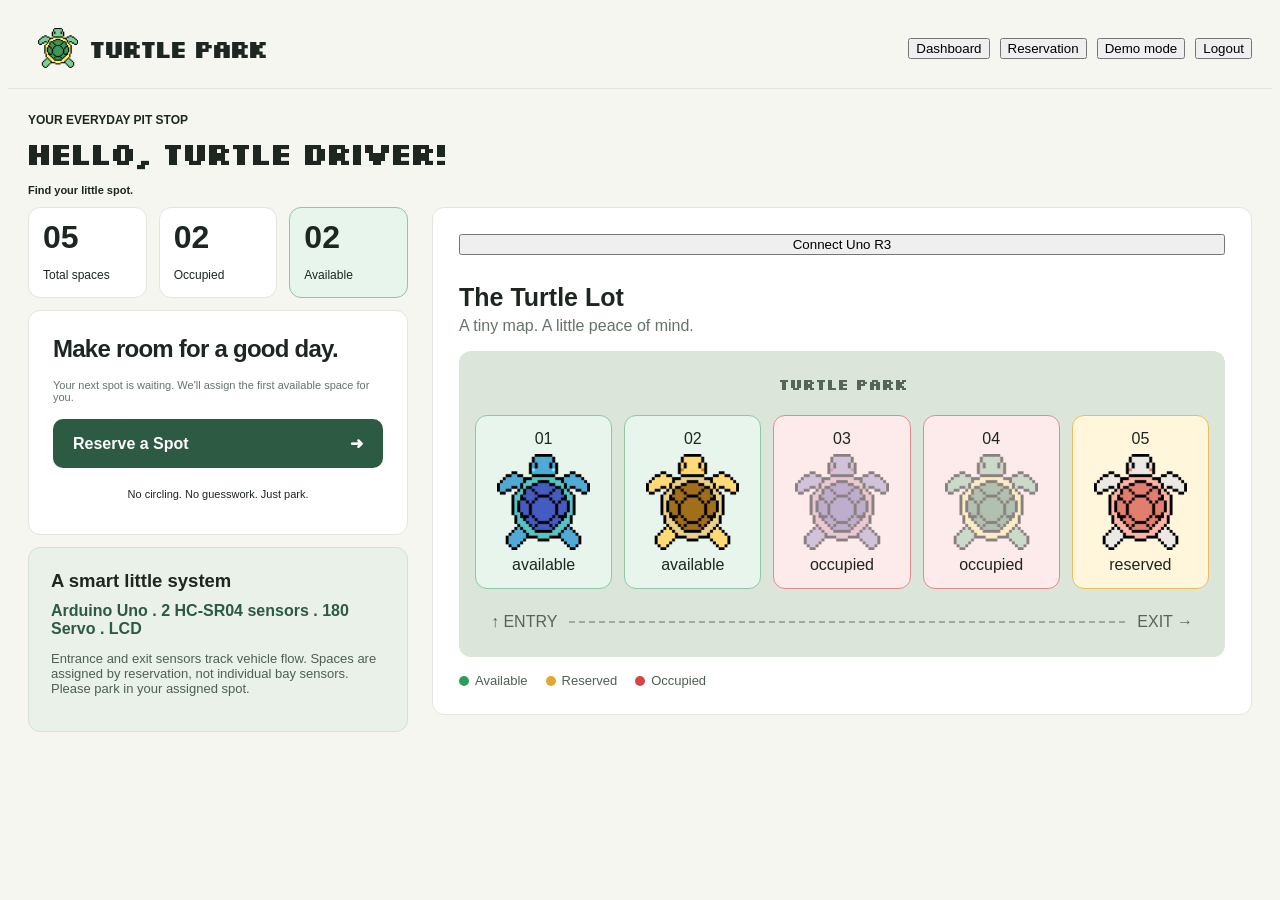
<file: ui/index.html>
<!doctype html>
<html lang="en">
  <head>
    <meta charset="UTF-8" />
    <meta name="viewport" content="width=device-width, initial-scale=1.0" />
    <title>Turtle Park</title>
    <link rel="stylesheet" href="style.css" />
    <link rel="preconnect" href="https://fonts.googleapis.com" />
    <link rel="preconnect" href="https://fonts.gstatic.com" crossorigin />
    <link
      href="https://fonts.googleapis.com/css2?family=Silkscreen:wght@400;700&display=swap"
      rel="stylesheet"
    />
  </head>
  <body>
    <!-- template -->
    <!-- Top bar
      Welcome section
      3 slots            TURTLE
      reserve action       LOT
      hardware info -->

    <!-- HEADER -->
    <header>
      <div class="topbar">
        <img src="turtle1.png" alt="Turtle logo" class="turtle-logo" />
        <h1 class="brand">TURTLE PARK</h1>
      </div>
      <div class="navbar">
        <button>Dashboard</button>
        <button>Reservation</button>
        <button>Demo mode</button>
        <button>Logout</button>
      </div>
    </header>

    <!-- MAIN -->
    <main class="box">
      <div class="ment">YOUR EVERYDAY PIT STOP</div>
      <div class="wc">
        <h1>Hello, Turtle Driver!</h1>
        <p>Find your little spot.</p>
      </div>

      <!-- holding everything in the middle -->
      <div class="traffic">
        <div class="leftstack">
          <!-- the 3 mini boxes -->
          <div class="statsrow">
            <div class="stat-minibox">
              <div class="num stat-total">05</div>
              <div class="stat-info">Total spaces</div>
            </div>
            <div class="stat-minibox">
              <div class="num stat-occupied">03</div>
              <div class="stat-info">Occupied</div>
            </div>
            <div class="stat-miniavail">
              <div class="num stat-available">02</div>
              <div class="stat-info">Available</div>
            </div>
          </div>

          <!-- reserve box -->
          <div class="ResCard">
            <h2>Make room for a good day.</h2>
            <p>
              Your next spot is waiting. We'll assign the first available space
              for you.
            </p>
            <button class="ResBtn" onclick="">
              <span>Reserve a Spot</span>
              <span>➜</span>
            </button>
            <div class="ment2">No circling. No guesswork. Just park.</div>
          </div>

          <!-- hardware deets -->
          <div class="HWdeets">
            <h3>A smart little system</h3>
            <div class="tools">
              Arduino Uno . 2 HC-SR04 sensors . 180 Servo . LCD
            </div>
            <p>
              Entrance and exit sensors track vehicle flow. Spaces are assigned
              by reservation, not individual bay sensors. Please park in your
              assigned spot.
            </p>
          </div>
        </div>

        <div class="rightstack">
          <!-- text above slots -->
          <div class="LotCard">
            <div>
              <h2>The Turtle Lot</h2>
              <p>A tiny map. A little peace of mind.</p>
            </div>

            <div class="lotslots">
              <div class="judul">TURTLE PARK</div>
              <div class="slots"></div>
              <div class="road">
                <span>↑ ENTRY</span>
                <span class="dash"></span>
                <span>EXIT →</span>
              </div>
            </div>
            <!-- 3 dot colors below -->
            <div class="lotColors">
              <span class="items"><span class="gdot"></span> Available</span>
              <span class="items"><span class="ydot"></span> Reserved </span>
              <span class="items"><span class="rdot"></span>Occupied</span>
            </div>
          </div>
        </div>
      </div>
    </main>
    <script src="app.js"></script>
  </body>
</html>
</file>
<file: ui/style.css>
:root {
  background-color: #f6f6f1;
  color: #1d2620;
  font-family: "Segoe UI", Arial, sans-serif;
}

header {
  display: flex;
  justify-content: space-between;
  padding: 20px;
  border-bottom: 1px solid #e2e6de;
}

.topbar {
  display: inline-flex;
  align-items: center;
  gap: 10px;
  padding-left: 10px;
}

.turtle-logo {
  width: 40px;
  height: 40px;
  /* image-rendering: crisp-edges; */
}

.brand {
  margin: 0;
  font-size: 25px;
  font-weight: 600;
  font-family: "Silkscreen";
  letter-spacing: -4px;
}

.navbar {
  display: flex;
  align-items: center;
  gap: 10px;
}

.box {
  padding: 24px 20px;
  /* max-width: 1280px; */
}

.ment {
  font-size: 12px;
  font-weight: 600;
  margin-bottom: 0px;
  padding-bottom: 5px;
  /* padding-left: 5px; */
}

.wc h1 {
  font-family: "Silkscreen";
  letter-spacing: -4px;
  margin: 0;
  margin-left: -3px;
  /* padding: 10px; */
}

.wc p {
  font-size: 11px;
  font-weight: 600;
}

.traffic {
  display: grid;
  grid-template-columns: 380px 1fr;
  gap: 24px;
  align-items: start;
  /* padding: 20px; */
}

.leftstack {
  display: flex;
  flex-direction: column;
  gap: 12px;
  /* padding-right: 50px; */
}

.statsrow {
  display: grid;
  grid-template-columns: repeat(3, 1fr);
  gap: 12px;
}

.stat-minibox {
  background: #ffffff;
  border: 1px solid #e2e6de;
  border-radius: 12px;
  padding: 18px 14px;
}

.num {
  font-size: 32px;
  font-weight: 700;
  margin-top: -5px;
  margin-bottom: 15px;
  line-height: 1;
}

.stat-info {
  font-size: 12px;
  margin-bottom: -3px;
}

.stat-miniavail {
  background: #e7f5ec;
  border: 1px solid #8ec7a3;
  border-radius: 12px;
  padding: 18px 14px;
}

.ResCard {
  background: #ffffff;
  border: 1px solid #e2e6de;
  border-radius: 12px;
  padding: 24px;
}

.ResCard h2 {
  margin: 0 0 16px;
  letter-spacing: -0.75px;
}

.ResCard p {
  margin: 0 0 16px;
  color: #657369;
  font-size: 11px;
}

.ResBtn {
  width: 100%;
  padding: 15px 20px;
  border-radius: 10px;
  color: #ffffff;
  background-color: #2d5a42;
  border: none;
  cursor: pointer;
  display: flex;
  align-items: center;
  justify-content: space-between;
  font-size: 16px;
  font-weight: 600;
  transition: background 0.15s ease;
}

.ResBtn:hover {
  background: #234734;
}

.ment2 {
  text-align: center;
  font-size: 11px;
  padding: 10px 15px;
  margin-top: 10px;
}

.HWdeets {
  background-color: #eaf1e8;
  border: 1px solid #d7e2d5;
  border-radius: 12px;
  padding: 22px;
}

.HWdeets h3 {
  margin: 0 0 10px;
  font-size: 18.5px;
}

.tools {
  margin: 0;
  color: #2d5a42;
  font-weight: 600;
  margin-bottom: 10px;
}

.HWdeets p {
  color: #4f5f54;
  /* margin: 7px; */
  font-size: 13px;
}

.rightstack {
  display: flex;
  flex-direction: column;
  gap: 18px;
}

.LotCard {
  background: #ffffff;
  border-radius: 12px;
  border: 1px solid #e2e6de;
  display: flex;
  flex-direction: column;
  gap: 16px;
  padding: 26px;
}

.LotCard h2 {
  margin: 0;
  font-size: 25px;
}

.LotCard p {
  margin: 5px 0 0px;
  color: #657369;
}

/* up until here */

.lotslots {
  background-color: #dce5d9;
  border-radius: 12px;
  padding: 16px;
}

.judul {
  background: #dce5d9;
  color: #55655a;
  font-weight: 700;
  padding: 7px 12px;
  margin-bottom: 14px;
  border-radius: 999px;
  letter-spacing: 0.2;
  text-align: center;
  font-family: "Silkscreen";
  letter-spacing: -1px;
}

.slots {
  display: grid;
  grid-template-columns: repeat(5, 1fr);
  gap: 12px;
  align-items: stretch;
}

.slotbox {
  background: #ffffff;
  border: 1.5px solid #cfd8cf;
  border-radius: 12px;
  padding: 14px 10px;
  text-align: center;
  display: flex;
  flex-direction: column;
  align-items: center;
  justify-content: space-between;
  min-width: 0; /* stops grid items from overflowing horizontally */
}

.slots .slotbox.available {
  background: #e7f5ec;
  border: 1.5px solid #8ec7a3;
}

.slots .slotbox.reserved {
  background: #fff6dc;
  border: 1.5px solid #e6be5a;
}

.slots .slotbox.occupied {
  background: #fdeaea;
  border: 1.5px solid #e38b8b;
}

.slots .slotbox.occupied img {
  opacity: 0.45;
  filter: grayscale(40%);
}

.slots .slotbox img {
  width: 96px;
  height: 96px;
  object-fit: contain;
  margin: 6px 0;
}

.gdot,
.rdot,
.ydot {
  width: 10px;
  height: 10px;
  border-radius: 50%;
  display: inline-block;
}

.gdot {
  background: #2f9e5b;
}

.ydot {
  background: #e0a82e;
}

.rdot {
  background: #d64545;
}

.lotColors {
  display: flex;
  align-items: center;
  gap: 18px;
  font-size: 13px;
  color: #4f5f54;
}

.lotColors .items {
  display: inline-flex;
  align-items: center;
  gap: 6px;
}

.road {
  margin-top: 14px;
  background: #dce5d9;
  border-radius: 12px;
  padding: 10px 16px;
  display: flex;
  align-items: center;
  justify-content: space-between;
  gap: 12px;
  /* font-size: 0.75rem; */
  font-size: 16px;
  color: #55655a;
}

.dash {
  flex: 1;
  border-top: 2px dashed rgba(85, 101, 90, 0.45);
}
</file>
